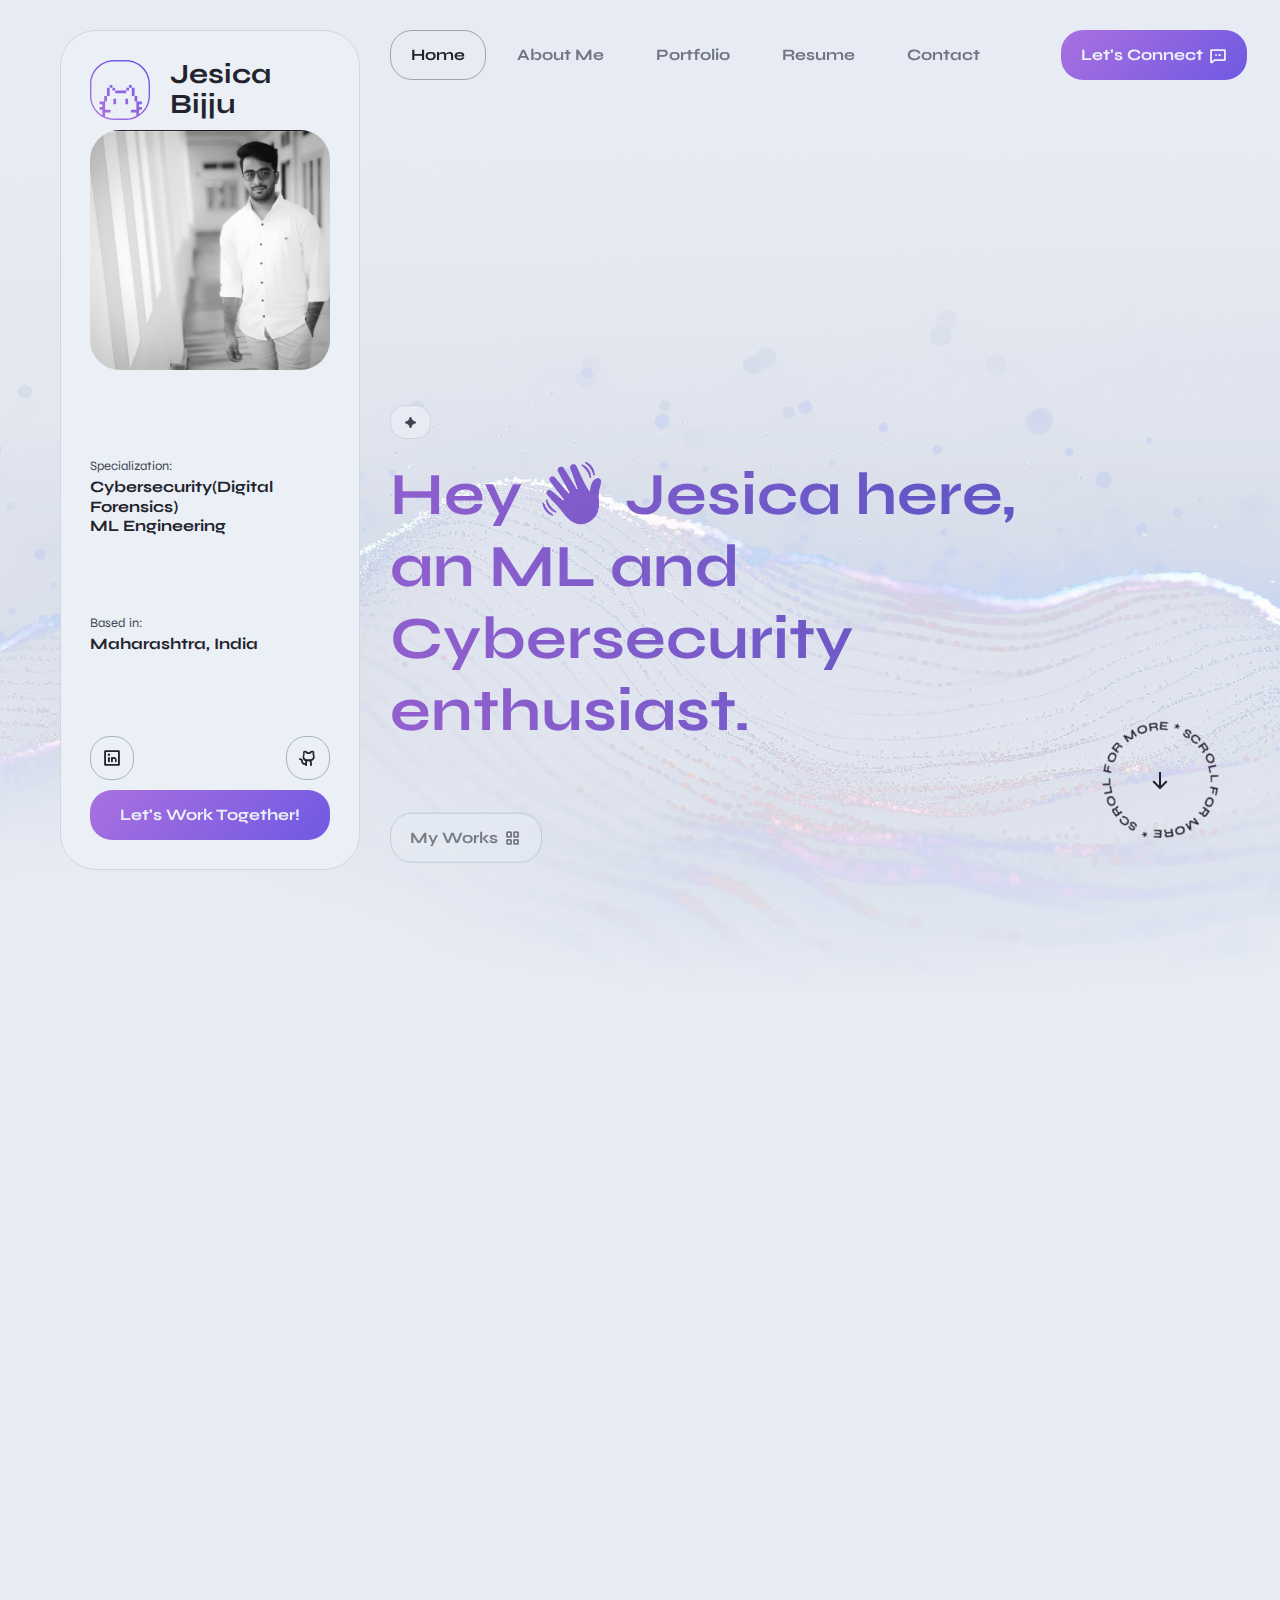
<file: Portfolio/simple/index.html>
<!DOCTYPE html>
<html lang="en">

<meta http-equiv="content-type" harset="UTF-8" />
<head>
    <!-- Page Title -->
    <title>Jesica.portfolio</title>

    <!-- Viewport Meta-->
    <meta http-equiv="X-UA-Compatible" content="IE=edge">
    <meta name="viewport" content="width=device-width, initial-scale=1, maximum-scale=1">

    <!-- Template Favicon & Icons Start -->
    <link rel="icon" href="img/favicon/favicon.ico" sizes="any">
    <link rel="icon" href="img/favicon/icon.svg" type="image/svg+xml">
    <link rel="apple-touch-icon" href="img/favicon/apple-touch-icon.png">
    <link rel="manifest" href="img/favicon/manifest.webmanifest">
    <!-- Template Favicon & Icons End -->

    <!-- Facebook Metadata Start -->
    <meta property="og:image:height" content="1200">
    <meta property="og:image:width" content="1200">
    <meta property="og:title" content="Jesica.portfolio">
    <meta property="og:description" content="Hi...I'm Jesica!">
    <meta property="og:url" content="https://mixdesign.club/themeforest/braxton">
    <meta property="og:image" content="img/favicon/og-image.html">
    <!-- Facebook Metadata End -->

    <!-- Template Styles Start -->
    <link rel="stylesheet" href="css/loaders/loader.css">
    <link rel="stylesheet" type="text/css" href="css/plugins.css">
    <link rel="stylesheet" type="text/css" href="css/main.css">
    <!-- Template Styles End -->

    <!-- Custom Browser Color Start -->
    <meta name="theme-color" media="(prefers-color-scheme: light)" content="#dcdce7">
    <meta name="theme-color" media="(prefers-color-scheme: dark)" content="#111111">
    <meta name="msapplication-navbutton-color" content="#111111">
    <meta name="apple-mobile-web-app-capable" content="yes">
    <meta name="apple-mobile-web-app-status-bar-style" content="black-translucent">
    <!-- Custom Browser Color End -->
  </head>

  <body>

    <!-- Loader Start -->
    <div id="loader" class="loader">
      <div id="loaderContent" class="loader__content">
        <div class="loader__shadow"></div>
        <div class="loader__box"></div>
      </div>
    </div>
    <!-- Loader End -->

    <!-- Header Start -->
    <header id="header" class="header d-flex justify-content-between">

      <!-- Navigation Menu Start -->
      <div class="header__navigation">
        <nav id="menu" class="menu">
          <ul class="menu__list d-flex justify-content-start">
            <li class="menu__item">
              <a class="menu__link btn" href="#home">
                <span class="menu__caption">Home</span>
                <i class="ph-bold ph-house-simple"></i>
              </a>
            </li>
            <li class="menu__item">
              <a class="menu__link btn" href="#about">
                <span class="menu__caption">About Me</span>
                <i class="ph-bold ph-user"></i>
              </a>
            </li>
            <li class="menu__item">
              <a class="menu__link btn" href="#portfolio">
                <span class="menu__caption">Portfolio</span>
                <i class="ph-bold ph-squares-four"></i>
              </a>
            </li>
            
            <li class="menu__item">
              <a class="menu__link btn" href="#resume">
                <span class="menu__caption">Resume</span>
                <i class="ph-bold ph-article"></i>
              </a>
            </li>
            <li class="menu__item">
              <a class="menu__link btn" href="#contact">
                <span class="menu__caption">Contact</span>
                <i class="ph-bold ph-envelope"></i>
              </a>
            </li>
          </ul>
        </nav>
      </div>
      <!-- Navigation Menu End -->

      <!-- Header Controls Start -->
      <div class="header__controls d-flex justify-content-end">
        <button id="color-switcher" class="color-switcher header__switcher btn" type="button" role="switch" aria-label="light/dark mode" aria-checked="true"></button>
        <a id="notify-trigger" class="header__trigger btn" href="mailto:jesicaabijju7@gmail.com?subject=Message%20from%20your%20site">
          <span class="trigger__caption">Let's Connect</span>
          <i class="ph-bold ph-chat-dots"></i>
        </a>
      </div>
      <!-- Header Controls End -->

    </header>
    <!-- Header End -->

    <!-- Image Background Layer Start -->
    <div id="imageBackground" class="image-background" data-speed="0.4"></div>
    <!-- Image Background Layer End -->

    <!-- Avatar Side Block Start -->
    <div id="avatar" class="avatar">
      <div class="avatar__container d-flex flex-column justify-content-lg-between">
        <!-- image and logo -->
        <div class="avatar__block">
          <div class="avatar__logo d-flex align-items-center">
            <div class="logo__image">
              <svg xmlns="http://www.w3.org/2000/svg" x="0px" y="0px"
                width="85px" height="85px" viewBox="0 0 85 85" 
                style="enable-background:new 0 0 85 85;" xml:space="preserve" class="gradient-fill">
                <style type="text/css">
                  .gradient-fill {
                    fill: url(#gradientFill);
                  }
                </style>
                <g>
                  <linearGradient id="gradientFill" gradientUnits="userSpaceOnUse" x1="9.9604" y1="75.0338" x2="75.0387" y2="9.9555">
                    <stop  offset="0" style="stop-color:var(--accent)"/>
                    <stop  offset="1" style="stop-color:var(--secondary)"/>
                  </linearGradient>
                  <path class="gradient-fill" d="M51,0H34C15.2,0,0,15.2,0,34v17c0,14.3,8.9,26.6,21.4,31.6c0,0,0,0,0,0l0,0C25.3,84.1,29.5,85,34,85h17
                    c6,0,11.7-1.6,16.6-4.3c0.1-0.1,0.2-0.1,0.3-0.2C78.1,74.6,85,63.6,85,51V34C85,15.2,69.8,0,51,0z M83,51c0,10.7-5.3,20.2-13.4,26
                    v-2.5v-3.9h3.9v-3.9h-3.9v-3.9h3.9v-3.9h-3.9H67v-3.9V51h-3.9v3.9v3.9h2.6v3.9v3.9v3.9h-3.9h-3.9v3.9h3.9h3.9v3.9v1
                    C61.3,81.7,56.3,83,51,83H34c-4.5,0-8.7-0.9-12.6-2.6v-2v-3.9h3.9h3.9v-3.9h-3.9h-3.9v-3.9v-3.9v-3.9H24v-3.9V51h-3.9v3.9v3.9h-2.6
                    h-3.9v3.9h3.9v3.9h-3.9v3.9h3.9v3.9v3.9C8.2,72.8,2,62.6,2,51V34C2,16.4,16.4,2,34,2h17c17.6,0,32,14.4,32,32V51z M50.1,54.9H54
                    v3.9v3.9h-3.9v-3.9V54.9z M33.1,54.9H37v3.9v3.9h-3.9v-3.9V54.9z M27.9,51H24v-3.9v-3.9v-3.9h3.9v3.9v3.9V51z M31.8,39.3h-3.9v-3.9
                    h3.9V39.3z M31.8,43.2v-3.9h3.9v3.9H31.8z M63.1,47.1V51h-3.9v-3.9v-3.9v-3.9h3.9v3.9V47.1z M35.7,47.1v-3.9h3.9h3.9h3.9h3.9v3.9
                    h-3.9h-3.9h-3.9H35.7z M59.2,39.3h-3.9v-3.9h3.9V39.3z M55.3,43.2h-3.9v-3.9h3.9V43.2z"/>
                </g>
              </svg>
            </div>
            <div class="logo__caption">
              <p>Jesica<br>Bijju</p>
            </div>
          </div>
          <div class="avatar__image">
            <img src="img/avatars/dp.jpg" alt="Sathwik - Personal Portfolio">
          </div>
        </div>
        <!-- data caption #1 -->
        <div class="avatar__block">
          <h6>
            <small class="top">Specialization:</small>
            Cybersecurity(Digital Forensics)<br>ML Engineering
          </h6>
        </div>
        <!-- data caption #2 -->
        <div class="avatar__block">
          <h6>
            <small class="top">Based in:</small>
            Maharashtra, India
          </h6>
        </div>
        <!-- socials and CTA button -->
        <div class="avatar__block">
          <div class="avatar__socials">
            <ul class="socials-square d-flex justify-content-between">
              <li class="socials-square__item">
                <a class="socials-square__link btn" href="https://www.linkedin.com/in/jesica-annie-bijju-689696269/" target="_blank"><i class="ph-bold ph-linkedin-logo"></i></a>
              </li>
              <li class="socials-square__item">
                <a class="socials-square__link btn" href="https://github.com/jesshush" target="_blank"><i class="ph-bold ph-github-logo"></i></a>
              </li>
              <!-- <li class="socials-square__item">
                <a class="socials-square__link btn" href="https://x.com/JesicaA__7" target="_blank"><i class="ph-bold ph-twitter-logo"></i></a>
              </li> -->
              <!--<li class="socials-square__item">
                <a class="socials-square__link btn" href="https://www.twitch.tv/" target="_blank"><i class="ph-bold ph-twitch-logo"></i></a>
              </li>
              <li class="socials-square__item">
                <a class="socials-square__link btn" href="https://www.pinterest.com/" target="_blank"><i class="ph-bold ph-pinterest-logo"></i></a>
              </li> -->
            </ul>
          </div>
          <div class="avatar__btnholder">
            <a class="btn btn-default btn-fullwidth btn-hover btn-hover-accent" href="#contact" target="_blank">
              <span class="btn-caption">Let's Work Together!</span>
            </a>
          </div>
        </div>
      </div>
    </div>
    <!-- Avatar Side Block End -->

    <!-- Page Content Start -->
    <div id="content" class="content">
      <div class="content__wrapper">

        <!-- Intro Section Start -->
        <section id="home" class="main intro">

          <!-- Headline Start -->
          <div id="headline" class="headline d-flex align-items-start flex-column" data-speed="1">
            <p class="headline__subtitle animate-headline">
              <svg xmlns="http://www.w3.org/2000/svg" x="0px" y="0px" width="13px" height="13px" viewBox="0 0 13 13" fill="currentColor">
                <path fill="currentColor" d="M5.6,12.6c-0.5-0.8-0.7-2.4-1.7-3.5c-1-1-2.7-1.2-3.5-1.7C-0.1,7-0.1,6,0.4,5.6c0.8-0.5,2.3-0.6,3.5-1.8
                  C5,2.8,5.1,1.2,5.6,0.4C6-0.1,7-0.1,7.4,0.4c0.5,0.8,0.7,2.4,1.8,3.5c1.2,1.2,2.6,1.2,3.5,1.7c0.6,0.4,0.6,1.4,0,1.7
                  C11.8,7.9,10.2,8,9.1,9.1c-1,1-1.2,2.7-1.7,3.5C7,13.1,6,13.1,5.6,12.6z"/>
              </svg>
            </p>
            <h1 class="headline__title animate-headline">Hey 👋 Jesica here, an ML and Cybersecurity enthusiast.</h1>
            <div class="headline__btnholder d-flex flex-column flex-sm-row">
              <a class="btn mobile-vertical btn-default btn-hover btn-hover-accent-mobile animate-headline" href="#portfolio">
                <span class="btn-caption">My Works</span>
                <i class="ph-bold ph-squares-four"></i>
              </a>
              <a class="btn mobile-vertical btn-default btn-hover btn-hover-outline-mobile animate-headline" href="" target="_blank">
                <span class="btn-caption">Download CV</span>
                <i class="ph-bold ph-download-simple"></i>
            </a>
            </div>
          </div>
          <!-- Headline End -->

          <!-- Scroll Button Start -->
          <div class="rotating-btn">
            <a href="#portfolio" class="rotating-btn__link slide-down">
              <!-- SVG rotating text -->
              <svg version="1.1" xmlns="http://www.w3.org/2000/svg" xmlns:xlink="http://www.w3.org/1999/xlink" x="0px" y="0px"
                viewBox="0 0 120 120" style="enable-background:new 0 0 120 120;" xml:space="preserve" 
                class="animate-rotation" data-value="360">
                <defs>
                  <path id="textPath" d="M110,59.5c0,27.6-22.4,50-50,50s-50-22.4-50-50s22.4-50,50-50S110,31.9,110,59.5z"/>
                </defs>
                <g>
                  <use xlink:href="#textPath" fill="none"></use>
                  <text>
                    <!-- button text here!!! -->
                    <textPath xlink:href="#textPath">Scroll for More * Scroll for More * </textPath>
                  </text>
                </g>
              </svg>
              <!-- arrow icon -->
              <i class="ph-bold ph-arrow-down"></i>
            </a>
          </div>
          <!-- Scroll Button End -->

        </section>
        <!-- Intro Section End -->

        <!-- Portfolio Section Start -->
        <section id="portfolio" class="inner inner-first portfolio">

          <!-- Content Block - H2 Section Title Start -->
          <div class="content__block section-grid-title">
            <p class="h2__subtitle animate-in-up">
              <svg xmlns="http://www.w3.org/2000/svg" x="0px" y="0px" width="13px" height="13px" viewBox="0 0 13 13" fill="currentColor">
                <path fill="currentColor" d="M5.6,12.6c-0.5-0.8-0.7-2.4-1.7-3.5c-1-1-2.7-1.2-3.5-1.7C-0.1,7-0.1,6,0.4,5.6c0.8-0.5,2.3-0.6,3.5-1.8
                  C5,2.8,5.1,1.2,5.6,0.4C6-0.1,7-0.1,7.4,0.4c0.5,0.8,0.7,2.4,1.8,3.5c1.2,1.2,2.6,1.2,3.5,1.7c0.6,0.4,0.6,1.4,0,1.7
                  C11.8,7.9,10.2,8,9.1,9.1c-1,1-1.2,2.7-1.7,3.5C7,13.1,6,13.1,5.6,12.6z"/>
              </svg>
              <span>Portfolio</span>
            </p>
            <h2 class="h2__title animate-in-up">Check out my featured projects</h2>
          </div>
          <!-- Content Block - H2 Section Title End -->

          <!-- Content Block - Works Gallery Start -->
          <div class="content__block grid-block">
            <div class="container-fluid px-0 inner__gallery">
              <div class="row gx-0 my-gallery" itemscope itemtype="http://schema.org/ImageGallery">
    
                <!-- Works Gallery Single Item Start -->
                <figure class="col-12 col-md-6 gallery__item grid-item animate-card-2" itemprop="associatedMedia" itemscope itemtype="http://schema.org/ImageObject">
                  <a href="img/works/jarvis_portfolio.jpg" data-image="img/works/jarvis_portfolio.jpg" class="gallery__link" itemprop="contentUrl" data-size="1400x1400">
                      <img src="img/works/jarvis_portfolio.jpg" class="gallery__image" itemprop="thumbnail" alt="Image description">
                  </a>
                  <figcaption class="gallery__descr" itemprop="caption description">
                      <h5>Anomaly behavior in 2 wheeler vehicles</h5>
                      <div class="card__tags d-flex flex-wrap">
                          <a href="https://jarvis-sand.vercel.app" target="_blank" class="rounded-tag opposite">Live-Demo</a>
                      </div>
                      <p class="small">LSTM and GRU models for obtaining the abnormal behavior in vehicles based on time series.</p>
                  </figcaption>
              </figure>
              
                <!-- Works Gallery Single Item End -->
    
                <!-- Works Gallery Single Item Start -->
                <figure class="col-12 col-md-6 gallery__item grid-item animate-card-2" itemprop="associatedMedia" itemscope itemtype="http://schema.org/ImageObject">
                  <a href="img/works/robotic_arm.jpg" data-image="img/works/robotic_arm.jpg" class="gallery__link" itemprop="contentUrl" data-size="1400x1400">
                    <img src="img/works/robotic_arm.jpg" class="gallery__image" itemprop="thumbnail" alt="Image description">
                  </a>
                  <figcaption class="gallery__descr opposite" itemprop="caption description">
                    <h5 class="opposite">AI Robotic ARM</h5>
                    <div class="card__tags d-flex flex-wrap">
                      <a href="https://github.com/Wickypolineni/AI-Robotic-Arm" target="_blank" class="rounded-tag">Github</a>
                    </div>
                    <p class="small">AI based Robotic ARM for disabled persons.</p>
                  </figcaption>
                </figure>
                <!-- Works Gallery Single Item End -->
    
                <!-- Works Gallery Single Item Start -->
                <figure class="col-12 col-md-6 gallery__item grid-item animate-card-2" itemprop="associatedMedia" itemscope itemtype="http://schema.org/ImageObject">
                  <a href="img/works/drone.jpg" data-image="img/works/drone.jpg" class="gallery__link" itemprop="contentUrl" data-size="1400x1400">
                    <img src="img/works/drone.jpg" class="gallery__image" itemprop="thumbnail" alt="Image description">
                  </a>
                  <figcaption class="gallery__descr opposite" itemprop="caption description">
                    <h5 class="opposite">Fire Detector - Drone</h5>
                    <div class="card__tags d-flex flex-wrap">
                      <a href="https://github.com/Wickypolineni/NASA_SPACE_APPS" target="_blank" class="rounded-tag">Github</a>
                      <span class="rounded-tag">AI based drone</span>
                    </div>
                    <p class="small">A Nasa Space Apps Hackathon Project, It's an AI based Drone that can detect fire and ceases it out and also track the real time fire through website that uses NASA's API from a Satellite for detecting fire.</p>
                  </figcaption>
                </figure>
                <!-- Works Gallery Single Item End -->
    
                <!-- Works Gallery Single Item Start -->
                <figure class="col-12 col-md-6 gallery__item grid-item animate-card-2" itemprop="associatedMedia" itemscope itemtype="http://schema.org/ImageObject">
    <a href="img/works/1400x1400_w04.webp" data-image="img/works/800_w04-thumb.webp" class="gallery__link" itemprop="contentUrl" data-size="1400x1400">
        <img src="img/works/800_w04-thumb.webp" class="gallery__image" itemprop="thumbnail" alt="Image description">
    </a>
    <figcaption class="gallery__descr" itemprop="caption description">
        <h5>AI Tutor</h5>
        <div class="card__tags d-flex flex-wrap">
            <a href="https://github.com/Wickypolineni/PDF_AI" target="_blank" class="rounded-tag opposite">Github</a>
            <span class="rounded-tag opposite">AI Experiment - RAG</span>
        </div>
        <p class="small">AI based tutor that takes your pdf's and other documents to guide you while studying, developed using Streamlit, GPT API, RAG.</p>
    </figcaption>
</figure>

                <!-- Works Gallery Single Item End -->
    
              </div>
            </div>
          </div>
          <!-- Content Block - Works Gallery End -->

        </section>
        <!-- Portfolio Section End -->

        <!-- About Section Start -->
        <section id="about" class="inner about">

          <!-- Content Block - H2 Section Title Start -->
          <div class="content__block section-grid-title">
            <p class="h2__subtitle animate-in-up">
              <svg xmlns="http://www.w3.org/2000/svg" x="0px" y="0px" width="13px" height="13px" viewBox="0 0 13 13" fill="currentColor">
                <path fill="currentColor" d="M5.6,12.6c-0.5-0.8-0.7-2.4-1.7-3.5c-1-1-2.7-1.2-3.5-1.7C-0.1,7-0.1,6,0.4,5.6c0.8-0.5,2.3-0.6,3.5-1.8
                  C5,2.8,5.1,1.2,5.6,0.4C6-0.1,7-0.1,7.4,0.4c0.5,0.8,0.7,2.4,1.8,3.5c1.2,1.2,2.6,1.2,3.5,1.7c0.6,0.4,0.6,1.4,0,1.7
                  C11.8,7.9,10.2,8,9.1,9.1c-1,1-1.2,2.7-1.7,3.5C7,13.1,6,13.1,5.6,12.6z"/>
              </svg>
              <span>About Me</span>
            </p>
            <h2 class="h2__title animate-in-up">Turning complex problems into simple designs.<br>Life is Short So, I mostly use Python🐍</br></h2>
          </div>
          <!-- Content Block - H2 Section Title End -->

          <!-- Content Block - Achievements Start -->
          <div class="content__block grid-block">
            <div class="achievements d-flex flex-column flex-md-row align-items-md-stretch">
              <!-- achievements single item -->
              <div class="achievements__item d-flex flex-column grid-item animate-card-3">
                <div class="achievements__card">
                  <p class="achievements__number">10+</p>
                  <p class="achievements__descr">Happy clients Through my Freelancing</p>
                </div>
              </div>
              <!-- achievements single item -->
              <div class="achievements__item d-flex flex-column grid-item animate-card-3">
                <div class="achievements__card">
                  <p class="achievements__number">2+</p>
                  <p class="achievements__descr">Years of Coding</p>
                </div>
              </div>
              <!-- achievements single item -->
              <div class="achievements__item d-flex flex-column grid-item animate-card-3">
                <div class="achievements__card">
                  <p class="achievements__number">30+</p>
                  <p class="achievements__descr">Projects done</p>
                </div>
              </div>
            </div>
          </div>
          <!-- Content Block - Achievements End -->

          <!-- Content Block - About Me Data Start -->
          <div class="content__block grid-block block-large">
            <div class="container-fluid p-0">
              <div class="row g-0 justify-content-between">
                
                <!-- About Me Description Start -->
                <div class="col-12 col-xl-8 grid-item about-descr">
                  <p class="about-descr__text animate-in-up">
                    Guess I'm <a href="#0" class="text-link">🦇-Man</a> coz I'm great working(coding) at Night 🌙,
                    I wonder if I've been changed in the night? Let me think. Was I the same when I got up this morning? 
                    I almost think I can remember feeling a little different. 
                    But if I'm not the same, the next question 
                    is 'Who in the world am I?' Ah, that's the great puzzle!
                  </p>
                  <p class="about-descr__text animate-in-up">
                    Reach me out only if your a tech nerd or an employee 😅.
                  </p>
                  <div class="btn-group about-descr__btnholder animate-in-up">
                    <a class="btn mobile-vertical btn-default btn-hover btn-hover-accent" href="https://drive.google.com/file/d/1zLbG4u-ggEiQs6mSra87Ky2LgiIHZIs0/view?usp=sharing">
                      <span class="btn-caption">Download CV</span>
                      <i class="ph-bold ph-download-simple"></i>
                    </a>
                  </div>
                </div>
                <!-- About Me Description End -->
      
                <!-- About Me Information Start -->
                <div class="col-12 col-xl-4 grid-item about-info">
                  <div class="about-info__item animate-in-up">
                    <h6>
                      <small class="top">Name</small>
                      Sathwik Polineni
                    </h6>
                  </div>
                  <div class="about-info__item animate-in-up">
                    <h6>
                      <small class="top">Phone</small>
                      <a class="text-link-bold" href="tel:+91 6303667236">+91 6303667236</a>
                    </h6>
                  </div>
                  <div class="about-info__item animate-in-up">
                    <h6>
                      <small class="top">Email</small>
                      <a class="text-link-bold" href="mailto:sathwikpolineni@gmail.com?subject=Message%20from%20your%20site">sathwikpolineni@gmail.com</a>
                    </h6>
                  </div>
                  <div class="about-info__item animate-in-up">
                    <h6>
                      <small class="top">Location</small>
                      <a class="text-link-bold" href="https://maps.app.goo.gl/gSh2qPQqbz6xV5SYA" target="_blank">Andhra Pradesh, India</a>
                    </h6>
                  </div>
                </div>
                <!-- About Me Information End -->
      
              </div>
            </div>
          </div>
          <!-- Content Block - About Me Data End -->

          <!-- Content Block - Services Start -->
          <div class="content__block grid-block">
            <div class="container-fluid p-0">
              <div class="row g-0 align-items-stretch cards">
                <!-- services cards grid single item -->
                <div class="col-12 col-md-6 cards__item grid-item animate-card-2">
                  <div class="cards__card d-flex flex-column">
                    <div class="cards__descr">
                      <h4 class="cards__title animate-in-up">MERN Stack 🌐<br>& Cloud Computing ☁️</h4>
                      <div class="cards__tags d-flex flex-wrap animate-in-up">
                        <span class="rounded-tag tag-outline">AI Integration</span>
                        <span class="rounded-tag tag-outline">AWS / GCP</span>
                      </div>
                      <p class="small cards__text animate-in-up">I design and develop cutting-edge MERN Stack applications that seamlessly integrate artificial intelligence, pushing the boundaries of technology and innovation..</p>
                    </div>
                    <div class="cards__image d-flex animate-in-up">
                      <img src="img/services/1200x900_s01.webp" alt="Service/Feature Image">
                    </div>
                  </div>
                </div>
                <!-- services grid cards single item -->
                <div class="col-12 col-md-6 cards__item grid-item animate-card-2">
                  <div class="cards__card d-flex flex-column">
                    <div class="cards__descr">
                      <h4 class="cards__title animate-in-up">AI art and AI Development 🤖</h4>
                      <div class="cards__tags d-flex flex-wrap animate-in-up">
                        <span class="rounded-tag tag-outline">Data Science</span>
                        <span class="rounded-tag tag-outline">AI Experiments</span>
                      </div>
                      <p class="small cards__text animate-in-up">I leverage AI models like DALL-E and Midjourney to create bespoke art and develop innovative computer vision projects, driving creative and technological excellence..
                      </p>
                    </div>
                    <div class="cards__image d-flex animate-in-up">
                      <img src="img/services/1200x900_s02.webp" alt="Service/Feature Image">
                    </div>
                  </div>
                </div>
                <!-- services grid cards single item -->
                <div class="col-12 col-md-6 cards__item grid-item animate-card-2">
                  <div class="cards__card d-flex flex-column">
                    <div class="cards__descr">
                      <h4 class="cards__title animate-in-up">Innovation and Probelm Solving 💡</h4>
                      <div class="cards__tags d-flex flex-wrap animate-in-up">
                        <span class="rounded-tag tag-outline">Data Structures and Algorithms</span>
                        <span class="rounded-tag tag-outline">Application Development</span>
                      </div>
                      <p class="small cards__text animate-in-up">I love to be a good probelm solver and a Innovative thinker, I always like to brainstrom Ideas and implement them for a greater good of man-kind.
                      </p>
                    </div>
                    <div class="cards__image d-flex">
                      <img src="img/services/1200x900_s03.webp" alt="Service/Feature Image">
                    </div>
                  </div>
                </div>
                <!-- services grid cards single item -->
                <div class="col-12 col-md-6 cards__item grid-item animate-card-2">
                  <div class="cards__card d-flex flex-column">
                    <div class="cards__descr">
                      <h4 class="cards__title animate-in-up">Social<br>Service 🕊️</h4>
                      <div class="cards__tags d-flex flex-wrap animate-in-up">
                        <span class="rounded-tag tag-outline">LEO Club</span>
                      </div>
                      <p class="small cards__text animate-in-up">As Project Chairman and former Vice Secretary of LEO Club Aditya 316-B, I lead initiatives that make a positive impact on lives, fulfilling LEO's mission to serve.
                      </p>
                    </div>
                    <div class="cards__image d-flex animate-in-up">
                      <img src="img/services/leo_club.png" alt="Service/Feature Image">
                    </div>
                  </div>
                </div>
                <div class="col-12 col-md-6 cards__item grid-item animate-card-2">
                  <div class="cards__card d-flex flex-column">
                    <div class="cards__descr">
                      <h4 class="cards__title animate-in-up">Life is Short, I use Python🐍</h4>
                      <div class="cards__tags d-flex flex-wrap animate-in-up">
                        <span class="rounded-tag tag-outline">DSA</span>
                        <span class="rounded-tag tag-outline">ML & DS</span>
                      </div>
                      <p class="small cards__text animate-in-up">Let the Python🐍 build things for greater good.
                      </p>
                    </div>
                    <div class="cards__image d-flex">
                      <img src="img/services/lsp.jpg" alt="Service/Feature Image">
                    </div>
                  </div>
                </div>
    
              </div>
            </div>
          </div>
          <!-- Content Block - Services End -->

        </section>
        <!-- About Section End -->

        <!-- Resume Section Start -->
        <section id="resume" class="inner resume">

          <!-- Content Block - H2 Section Title Start -->
          <div class="content__block block-large">
            <p class="h2__subtitle animate-in-up">
              <svg xmlns="http://www.w3.org/2000/svg" x="0px" y="0px" width="13px" height="13px" viewBox="0 0 13 13" fill="currentColor">
                <path fill="currentColor" d="M5.6,12.6c-0.5-0.8-0.7-2.4-1.7-3.5c-1-1-2.7-1.2-3.5-1.7C-0.1,7-0.1,6,0.4,5.6c0.8-0.5,2.3-0.6,3.5-1.8
                  C5,2.8,5.1,1.2,5.6,0.4C6-0.1,7-0.1,7.4,0.4c0.5,0.8,0.7,2.4,1.8,3.5c1.2,1.2,2.6,1.2,3.5,1.7c0.6,0.4,0.6,1.4,0,1.7
                  C11.8,7.9,10.2,8,9.1,9.1c-1,1-1.2,2.7-1.7,3.5C7,13.1,6,13.1,5.6,12.6z"/>
              </svg>
              <span>Resume</span>
            </p>
            <h2 class="h2__title animate-in-up">Education and practical experience</h2>
            <p class="h2__text animate-in-up">
              Authenticity is the greatest virtue in leadership, for it is the foundation upon which trust, respect, and wisdom are built.
            </p>
          </div>
          <!-- Content Block - H2 Section Title End -->

          <!-- Content Block - Education Start -->
          <div class="content__block block-large">

            <!-- H3 Block Start -->
            <div class="section-h3">
              <h3 class="h3__title animate-in-up">My education</h3>
            </div>
            <!-- H3 Block End -->

            <!-- Education Lines Start -->
            <div class="container-fluid p-0 resume-lines">
              <!-- education single item -->
              <div class="row g-0 resume-lines__item animate-in-up">
                <div class="col-12 col-md-2">
                  <span class="resume-lines__date animate-in-up">Life Long</span>
                </div>
                <div class="col-12 col-md-5">
                  <h5 class="resume-lines__title animate-in-up">MERN Stack, AI, Cloud & other Inter Personal Skills</h5>
                  <p class="resume-lines__source animate-in-up">by
                    <a href="#0" class="text-link-bold" target="_blank">Self Learning, I believe one has the capability to learn what they love, the only ingredients you need are consistency, discipline and concentration
                      <br>"As a Man Thinketh so is He"</br>
                    </a>
                  </p>
                </div>
                <div class="col-12 col-md-5">
                  <p class="small resume-lines__descr animate-in-up">Research, Design, and Implement what I have learnt.</p>
                </div>
              </div>
              <!-- education single item -->
              <div class="row g-0 resume-lines__item animate-in-up">
                <div class="col-12 col-md-2">
                  <span class="resume-lines__date animate-in-up">2021 - 2025</span>
                </div>
                <div class="col-12 col-md-5">
                  <h5 class="resume-lines__title animate-in-up">B.Tech (ECE)</h5>
                  <p class="resume-lines__source animate-in-up">From
                    <a href="#0" class="text-link-bold" target="_blank">Aditya University formerly Aditya Engineering College</a>
                  </p>
                </div>
                <div class="col-12 col-md-5">
                  <p class="small resume-lines__descr animate-in-up">Learnt the fundamental principles of Electronics & Communication Engineering, from circuits to IoT, AI, & Robotics.</p>
                </div>
              </div>
            <!-- Education Lines End -->

          </div>
          <!-- Content Block - Education End -->

          <!-- Content Block - Experience Start -->
          <div class="content__block block-large">

            <!-- H3 Block Start -->
            <div class="section-h3">
              <h3 class="h3__title animate-in-up">Work experience</h3>
            </div>
            <!-- H3 Block End -->

            <!-- Experience Lines Start -->
            <div class="container-fluid p-0 resume-lines">
              <!-- experience single item -->
              <div class="row g-0 resume-lines__item animate-in-up">
                <div class="col-12 col-md-2">
                  <span class="resume-lines__date animate-in-up">2024 - Present</span>
                </div>
                <div class="col-12 col-md-5">
                  <h5 class="resume-lines__title animate-in-up">Data Science Intern</h5>
                  <p class="resume-lines__source animate-in-up">at
                    <a href="https://vhub.ai" class="text-link-bold" target="_blank">Vhub</a>
                  </p>
                </div>
                <div class="col-12 col-md-5">
                  <p class="small resume-lines__descr animate-in-up">I'm working as a Data Science Intern at Vhub, I'm building an AI based SaaS platform for the organization.</p>
                </div>
              </div>
              <!-- experience single item -->
              <div class="row g-0 resume-lines__item animate-in-up">
                <div class="col-12 col-md-2">
                  <span class="resume-lines__date animate-in-up">2023 - 2023</span>
                </div>
                <div class="col-12 col-md-5">
                  <h5 class="resume-lines__title animate-in-up">Python Developer Intern</h5>
                  <p class="resume-lines__source animate-in-up">at
                    <a href="https://technicalhub.io" class="text-link-bold" target="_blank">Technical Hub</a>
                  </p>
                </div>
                <div class="col-12 col-md-5">
                  <p class="small resume-lines__descr animate-in-up">My job was to create adverts, branding, signage and other media products.</p>
                </div>
              </div>
            <!-- Experience Lines End -->

          </div>
          <!-- Content Block - Experience End -->

          <!-- Content Block - H3 Block Start -->
          <div class="content__block">
            <div class="section-h3 section-h3-grid">
              <h3 class="h3__title animate-in-up">My Distinguished Skills</h3>
            </div>
          </div>
          <!-- Content Block - H3 Block End -->

          <!-- Content Block - Tools List Start -->
          <div class="content__block grid-block block-large">
            <!-- Tools List Start -->
            <div class="tools-cards d-flex justify-content-start flex-wrap">
              <!-- tools simgle item -->
              <div class="tools-cards__item d-flex grid-item-s animate-card-5">
                <div class="tools-cards__card">
                  <img class="tools-cards__icon animate-in-up" src="img/icons/python-logo.png" alt="Tools Icon">
                  <h6 class="tools-cards__caption animate-in-up">Python</h6>
                </div>
              </div>
              <!-- tools simgle item -->
              <div class="tools-cards__item d-flex grid-item-s animate-card-5">
                <div class="tools-cards__card">
                  <img class="tools-cards__icon animate-in-up" src="img/icons/js-logo.png" alt="Tools Icon">
                  <h6 class="tools-cards__caption animate-in-up">Javascript</h6>
                </div>
              </div>
              <!-- tools simgle item -->
              <div class="tools-cards__item d-flex grid-item-s animate-card-5">
                <div class="tools-cards__card">
                  <img class="tools-cards__icon animate-in-up" src="img/icons/mern.png" alt="Tools Icon">
                  <h6 class="tools-cards__caption animate-in-up">Mern Stack</h6>
                </div>
              </div>
              <!-- tools simgle item -->
              <div class="tools-cards__item d-flex grid-item-s animate-card-5">
                <div class="tools-cards__card">
                  <img class="tools-cards__icon animate-in-up" src="img/icons/data-science.png" alt="Tools Icon">
                  <h6 class="tools-cards__caption animate-in-up">Data Science</h6>
                </div>
              </div>
              <!-- tools simgle item -->
              <div class="tools-cards__item d-flex grid-item-s animate-card-5">
                <div class="tools-cards__card">
                  <img class="tools-cards__icon animate-in-up" src="img/icons/aws.png" alt="Tools Icon">
                  <h6 class="tools-cards__caption animate-in-up">Amazon Web Services</h6>
                </div>
              </div>
              <!-- tools simgle item -->
              <div class="tools-cards__item d-flex grid-item-s animate-card-5">
                <div class="tools-cards__card">
                  <img class="tools-cards__icon animate-in-up" src="img/icons/ps.png" alt="Tools Icon">
                  <h6 class="tools-cards__caption animate-in-up">Problem Solving Using DSA</h6>
                </div>
              <!-- <div class="tools-cards__item d-flex grid-item-s animate-card-5">
                <div class="tools-cards__card">
                  <img class="tools-cards__icon animate-in-up" src="img/icons/icon-html.svg" alt="Tools Icon">
                  <h6 class="tools-cards__caption animate-in-up">HTML5</h6>
                </div>
              </div>
              tools simgle item
              <div class="tools-cards__item d-flex grid-item-s animate-card-5">
                <div class="tools-cards__card">
                  <img class="tools-cards__icon animate-in-up" src="img/icons/icon-css.svg" alt="Tools Icon">
                  <h6 class="tools-cards__caption animate-in-up">CSS3</h6>
                </div>
              </div>
              tools simgle item
              <div class="tools-cards__item d-flex grid-item-s animate-card-5">
                <div class="tools-cards__card">
                  <img class="tools-cards__icon animate-in-up" src="img/icons/icon-notion.svg" alt="Tools Icon">
                  <h6 class="tools-cards__caption animate-in-up">Notion</h6>
                </div> -->
              </div>
            </div>
            <!-- Tools List End -->
          </div>
          <!-- Content Block - Tools List End -->

          <!--
          <div class="content__block section-title">
            <p class="h2__subtitle animate-in-up">
              <svg xmlns="http://www.w3.org/2000/svg" x="0px" y="0px" width="13px" height="13px" viewBox="0 0 13 13" fill="currentColor">
                <path fill="currentColor" d="M5.6,12.6c-0.5-0.8-0.7-2.4-1.7-3.5c-1-1-2.7-1.2-3.5-1.7C-0.1,7-0.1,6,0.4,5.6c0.8-0.5,2.3-0.6,3.5-1.8
                  C5,2.8,5.1,1.2,5.6,0.4C6-0.1,7-0.1,7.4,0.4c0.5,0.8,0.7,2.4,1.8,3.5c1.2,1.2,2.6,1.2,3.5,1.7c0.6,0.4,0.6,1.4,0,1.7
                  C11.8,7.9,10.2,8,9.1,9.1c-1,1-1.2,2.7-1.7,3.5C7,13.1,6,13.1,5.6,12.6z"/>
              </svg>
              <span>Testimonials</span>
            </p>
            <h2 class="h2__title animate-in-up">Clients say about me</h2>
          </div>
           Content Block - H2 Block End

          <div class="content__block">

             Testimonials Slider Start 
            <div class="testimonials-slider">
               slider main container 
              <div class="swiper-testimonials">
                 additional required wrapper 
                <div class="swiper-wrapper">
                   slides 
                  <div class="swiper-slide">
                    <div class="testimonials-card animate-in-up">
                      <div class="testimonials-card__tauthor d-flex animate-in-up">
                        <div class="tauthor__avatar">
                          <img src="img/avatars/400x400_t01.webp" alt="Review Author">
                        </div>
                        <div class="tauthor__info d-flex flex-column justify-content-center">
                          <p class="tauthor__name">Alex Tomato</p>
                          <p class="tauthor__position">Brand Manager in 
                            <a href="#0" class="text-link-bold" target="_blank">Instant Design</a>
                          </p>
                          <div class="tauthor__rating d-flex">
                            <i class="ph-fill ph-star"></i>
                            <i class="ph-fill ph-star"></i>
                            <i class="ph-fill ph-star"></i>
                            <i class="ph-fill ph-star"></i>
                            <i class="ph-fill ph-star"></i>
                          </div>
                        </div>
                      </div>
                      <div class="testimonials-card__descr animate-in-up">
                        <p>Lorem ipsum dolor sit amet, consectetuer adipiscing elit, sed diam nonummy nibh euismod tincidunt ut 
                          laoreet dolore magna aliquam erat volutpat. Ut wisi enim ad minim veniam, quis nostrud. Dolore magna aliquam.</p>
                      </div>
                      <div class="testimonials-card__btnholder animate-in-up">
                        <a class="btn mobile-vertical btn-line btn-transparent slide-right" href="#0">
                          <span class="btn-caption">Project Page</span>
                          <i class="ph-bold ph-arrow-right"></i>
                        </a>
                      </div>
                    </div>
                  </div>
                  <div class="swiper-slide">
                    <div class="testimonials-card  animate-in-up">
                      <div class="testimonials-card__tauthor d-flex  animate-in-up">
                        <div class="tauthor__avatar">
                          <img src="img/avatars/400x400_t02.webp" alt="Review Author">
                        </div>
                        <div class="tauthor__info d-flex flex-column justify-content-center">
                          <p class="tauthor__name">Jenny Pineapple</p>
                          <p class="tauthor__position">SEO in 
                            <a href="#0" class="text-link-bold" target="_blank">Creative People</a>
                          </p>
                          <div class="tauthor__rating d-flex">
                            <i class="ph-fill ph-star"></i>
                            <i class="ph-fill ph-star"></i>
                            <i class="ph-fill ph-star"></i>
                            <i class="ph-fill ph-star"></i>
                            <i class="ph-fill ph-star"></i>
                          </div>
                        </div>
                      </div>
                      <div class="testimonials-card__descr animate-in-up">
                        <p>Lorem ipsum dolor sit amet, consectetuer adipiscing elit, sed diam nonummy nibh euismod tincidunt ut 
                          laoreet dolore magna aliquam erat volutpat. Ut wisi enim ad minim veniam, quis nostrud. Dolore magna aliquam.</p>
                      </div>
                      <div class="testimonials-card__btnholder animate-in-up">
                        <a class="btn mobile-vertical btn-line btn-transparent slide-right" href="#0">
                          <span class="btn-caption">Project Page</span>
                          <i class="ph-bold ph-arrow-right"></i>
                        </a>
                      </div>
                    </div>
                  </div>
                </div>
                 navigation buttons
                <div class="swiper-button-prev mxd-slider-btn-square mxd-slider-btn-square-prev animate-in-up">
                  <a class="btn btn-square btn-square-s btn-outline slide-left" href="#0">
                    <i class="ph-bold ph-caret-left"></i>
                  </a>
                </div>
                <div class="swiper-button-next mxd-slider-btn-square mxd-slider-btn-square-next animate-in-up">
                  <a class="btn btn-square btn-square-s btn-outline slide-right" href="#0">
                    <i class="ph-bold ph-caret-right"></i>
                  </a>
                </div>
              </div>
            </div>
            Testimonials Slider End

          </div> -->
          <!-- Content Block - Testimonials Slider End -->

        </section>
        <!-- Resume Section End -->

        <!-- Contact Section Start -->
        <section id="contact" class="inner contact">

          <!-- Content Block - H2 Section Title Start -->
          <div class="content__block section-title">
            <p class="h2__subtitle  animate-in-up">
              <svg xmlns="http://www.w3.org/2000/svg" x="0px" y="0px" width="13px" height="13px" viewBox="0 0 13 13" fill="currentColor">
                <path fill="currentColor" d="M5.6,12.6c-0.5-0.8-0.7-2.4-1.7-3.5c-1-1-2.7-1.2-3.5-1.7C-0.1,7-0.1,6,0.4,5.6c0.8-0.5,2.3-0.6,3.5-1.8
                  C5,2.8,5.1,1.2,5.6,0.4C6-0.1,7-0.1,7.4,0.4c0.5,0.8,0.7,2.4,1.8,3.5c1.2,1.2,2.6,1.2,3.5,1.7c0.6,0.4,0.6,1.4,0,1.7
                  C11.8,7.9,10.2,8,9.1,9.1c-1,1-1.2,2.7-1.7,3.5C7,13.1,6,13.1,5.6,12.6z"/>
              </svg>
              <span>Contact</span>
            </p>
            <h2 class="h2__title  animate-in-up">Let's make something awesome together!</h2>
          </div>
          <!-- Content Block - H2 Section Title End -->

          <!-- Content Block - Contact Form Start -->
          <div class="content__block grid-block block-grid-large">
            <div class="form-container">

              <!-- Reply Messages Start -->
              <div class="form__reply centered text-center">
                <i class="ph-bold ph-smiley reply__icon"></i>
                <p class="reply__title">Done!</p>
                <span class="reply__text">Thanks for your message. I'll get back as soon as possible.</span>
              </div> 
              <!-- Reply Messages End -->

              <!-- Contact Form Start -->
              <form class="form contact-form" id="contact-form">
                <!-- Hidden Required Fields -->
                <input type="hidden" name="project_name" value="Starter Template">
                <input type="hidden" name="admin_email" value="support@mixdesign.club">
                <input type="hidden" name="form_subject" value="Contact Form Message">
                <!-- END Hidden Required Fields-->
                <div class="container-fluid p-0">
                  <div class="row gx-0">
                    <div class="col-12 col-md-6 form__item animate-in-up">
                      <input type="text" name="Name" placeholder="Your Name*" required>
                    </div>
                    <div class="col-12 col-md-6 form__item animate-in-up">
                      <input type="text" name="Company" placeholder="Company Name">
                    </div>
                    <div class="col-12 col-md-6 form__item animate-in-up">
                      <input type="email" name="E-mail" placeholder="Email Adress*" required>
                    </div>
                    <div class="col-12 col-md-6 form__item animate-in-up">
                      <input type="tel" name="Phone" placeholder="Phone Number*" required>
                    </div>
                    <div class="col-12 form__item animate-in-up">
                      <textarea name="Message" placeholder="A Few Words*" required></textarea>
                    </div>
                    <div class="col-12 form__item animate-in-up">
                      <button class="btn btn-default btn-hover btn-hover-accent" type="submit">
                        <span class="btn-caption">Send Message</span>
                        <i class="ph-bold ph-paper-plane-tilt"></i>
                      </button>
                    </div>
                  </div>
                </div>
              </form>
              <!-- Contact Form End -->

            </div>
          </div>
          <!-- Content Block - Contact Form End-->

          <!-- Content Block - Socials Cards Start -->
          <div class="content__block grid-block">
            <div class="socials-cards d-flex justify-content-start flex-wrap">
              <!-- socials item -->
              <div class="socials-cards__item d-flex grid-item-s animate-card-5">
                <div class="socials-cards__card">
                  <i class="ph-bold ph-linkedin-logo"></i>
                  <a class="socials-cards__link" href="https://www.linkedin.com/in/sathwik-polineni/" target="_blank"></a>
                </div>
              </div>
              <!-- socials item -->
              <div class="socials-cards__item d-flex grid-item-s animate-card-5">
                <div class="socials-cards__card">
                  <i class="ph-bold ph-github-logo"></i>
                  <a class="socials-cards__link" href="https://github.com/Wickypolineni" target="_blank"></a>
                </div>
              </div>
            </div>
          <!-- Content Block - Socials Cards End -->

          <!-- Content Block - Teaser Start -->
          <div class="content__block">
            <div class="teaser">
              <p class="teaser__text animate-in-up">Want to know more about me, tell me 
                about your project or just to say hello? 
                <a class="text-link-bold" href="sathwikpolineni@gmail.com?subject=Message%20from%20your%20site">Drop me a line</a> 
                and I'll get back 
                as soon as possible.
              </p>
            </div>
          </div>
          <!-- Content Block - Teaser End -->

          <!-- Content Block - Contact Data Start -->
          <div class="content__block">
            <div class="container-fluid p-0 contact-lines animate-in-up">
              <div class="row g-0 contact-lines__item">
                <!-- data item -->
                <div class="col-12 col-md-4 contact-lines__data">
                  <p class="contact-lines__title animate-in-up">Location</p>
                  <p class="contact-lines__text animate-in-up">
                    <a class="text-link-bold" href="https://maps.app.goo.gl/gSh2qPQqbz6xV5SYA" target="_blank">Andhra Pradesh, India</a>
                  </p>
                </div>
                <!-- data item -->
                <div class="col-12 col-md-4 contact-lines__data">
                  <p class="contact-lines__title animate-in-up">Phone</p>
                  <p class="contact-lines__text animate-in-up">
                    <a class="text-link-bold" href="tel:+91 6303667236">+91 6303667236</a>
                  </p>
                </div>
                <!-- data item -->
                <div class="col-12 col-md-4 contact-lines__data">
                  <p class="contact-lines__title animate-in-up">Email</p>
                  <p class="contact-lines__text animate-in-up">
                    <a class="text-link-bold" href="mailto:sathwikpolineni@gmail.com?subject=Message%20from%20your%20site">sathwikpolineni@gmail.com</a>
                  </p>
                </div>
              </div>
            </div>
          </div>
          <!-- Content Block - Contact Data End -->

        </section>
        <!-- Contact Section End -->

      </div>
    </div>
    <!-- Page Content End -->

    <!-- Root element of PhotoSwipe. Must have class pswp. -->
    <div class="pswp" tabindex="-1" role="dialog" aria-hidden="true">

      <!-- Background of PhotoSwipe.
      It's a separate element, as animating opacity is faster than rgba(). -->
      <div class="pswp__bg"></div>

      <!-- Slides wrapper with overflow:hidden. -->
      <div class="pswp__scroll-wrap">

        <!-- Container that holds slides. PhotoSwipe keeps only 3 slides in DOM to save memory. -->
        <!-- don't modify these 3 pswp__item elements, data is added later on. -->
        <div class="pswp__container">
          <div class="pswp__item"></div>
          <div class="pswp__item"></div>
          <div class="pswp__item"></div>
        </div>

        <!-- Default (PhotoSwipeUI_Default) interface on top of sliding area. Can be changed. -->
        <div class="pswp__ui pswp__ui--hidden">

          <div class="pswp__top-bar">

            <!--  Controls are self-explanatory. Order can be changed. -->

            <div class="pswp__counter"></div>

            <button class="pswp__button pswp__button--close link-s" title="Close (Esc)"></button>

            <button class="pswp__button pswp__button--share link-s" title="Share"></button>

            <button class="pswp__button pswp__button--fs link-s" title="Toggle fullscreen"></button>

            <button class="pswp__button pswp__button--zoom link-s" title="Zoom in/out"></button>

            <!-- Preloader demo http://codepen.io/dimsemenov/pen/yyBWoR -->
            <!-- element will get class pswp__preloader-active when preloader is running -->
            <div class="pswp__preloader">
              <div class="pswp__preloader__icn">
                <div class="pswp__preloader__cut">
                  <div class="pswp__preloader__donut"></div>
                </div>
              </div>
            </div>
          </div>

            <div class="pswp__share-modal pswp__share-modal--hidden pswp__single-tap">
              <div class="pswp__share-tooltip"></div>
            </div>

            <button class="pswp__button pswp__button--arrow--left link-s" title="Previous (arrow left)"></button>

            <button class="pswp__button pswp__button--arrow--right link-s" title="Next (arrow right)"></button>

            <div class="pswp__caption">
              <div class="pswp__caption__center"></div>
            </div>

        </div>

      </div>

    </div>

    <!-- Load Scripts Start -->
    <script src="js/libs.min.js"></script>
    <script src="js/app.js"></script>
    <script src="js/gallery-init.js"></script>
    <!-- Load Scripts End -->
    
  </body>


<!-- Mirrored from mixdesign.club/themeforest/braxton/index-image.html by HTTrack Website Copier/3.x [XR&CO'2014], Sun, 02 Jun 2024 05:45:47 GMT -->
</html>
</file>
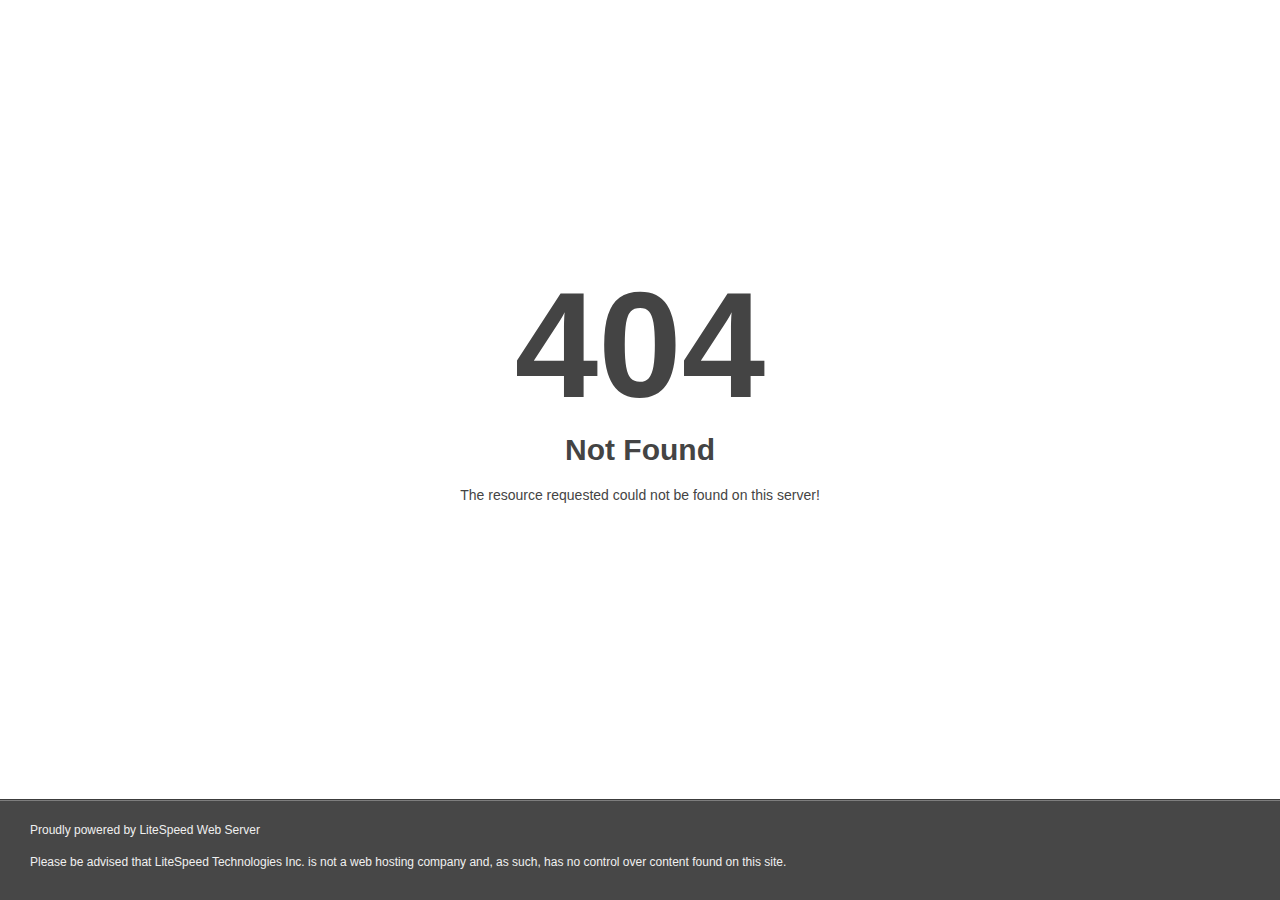
<file: img/preloader.html>
<!DOCTYPE html>
<html style="height:100%">
<head>
<meta name="viewport" content="width=device-width, initial-scale=1, shrink-to-fit=no" />
<title> 404 Not Found
</title><style>@media (prefers-color-scheme:dark){body{background-color:#000!important}}</style></head>
<body style="color: #444; margin:0;font: normal 14px/20px Arial, Helvetica, sans-serif; height:100%; background-color: #fff;">
<div style="height:auto; min-height:100%; ">     <div style="text-align: center; width:800px; margin-left: -400px; position:absolute; top: 30%; left:50%;">
        <h1 style="margin:0; font-size:150px; line-height:150px; font-weight:bold;">404</h1>
<h2 style="margin-top:20px;font-size: 30px;">Not Found
</h2>
<p>The resource requested could not be found on this server!</p>
</div></div><div style="color:#f0f0f0; font-size:12px;margin:auto;padding:0px 30px 0px 30px;position:relative;clear:both;height:100px;margin-top:-101px;background-color:#474747;border-top: 1px solid rgba(0,0,0,0.15);box-shadow: 0 1px 0 rgba(255, 255, 255, 0.3) inset;">
<br>Proudly powered by LiteSpeed Web Server<p>Please be advised that LiteSpeed Technologies Inc. is not a web hosting company and, as such, has no control over content found on this site.</p></div></body></html>
</file>
<file: Portfolio/simple/css/loaders/loader.css>
/*! ------------------------------------------------
 * Project Name: Name: Braxton - Personal Portfolio & Resume HTML Template
 * Project Description: Show yourself brightly with Braxton - unique and creative portfolio and resume template!
 * Tags: mix_design, resume, portfolio, personal page, cv, template, one page, responsive, html5, css3, creative, clean 
 * Version: 1.0.0
 * Build Date: March 2024
 * Last Update: March 2024
 * This product is available exclusively on Themeforest
 * Author: mix_design
 * Author URI: https://themeforest.net/user/mix_design */
/*! File name: loader.css
 * ------------------------------------------------
 *
 * ------------------------------------------------
 * Table of Contents
 * ------------------------------------------------
 *  01. Loader Styles
 * ------------------------------------------------
 * Table of Contents End
 * ------------------------------------------------ */
:root {
  --_size: 1.6rem;
  --_font-default: "Syne", sans-serif;
  --_font-accent: "Syne", sans-serif;
  --_radius-s: 1.5rem;
  --_radius-m: 2.2rem;
  --_radius-l: 3rem;
  --_radius-xl: 3.6rem;
  --_animspeed-fast: 0.1s;
  --_animspeed-medium: 0.3s;
  --_animspeed-slow: 0.6s;
  --_animbezier: cubic-bezier(0.23, 0.65, 0.74, 1.09);
  /* light color scheme */
  --base--light: #e6ebf4;
  --base-tint--light: #ebf0f7;
  --base-shade--light: #bdc1c8;
  --accent--light: #aa70e0;
  --secondary--light: #7059e2;
  --secondary-rgba--light: rgba(112,89,226,0.3);
  --stroke-controls--light: #a8b0c1;
  --stroke-controls-neutral--light: rgba(0,0,0,0.3);
  --stroke-elements--light: #d1d5e0;
  --t-bright--light: #22232c;
  --t-medium--light: #424550;
  --t-muted--light: #666a79;
  --t-accent--light: #8f56cc;
  --t-secondary--light: #5d4ec4;
  --t-disabled--light: #717586;
  --t-placeholder--light: #969bb2;
  --base-opp--light: #111111;
  --t-opp-bright--light: #ebf0f7;
  --t-opp-medium--light: #C7C6D3;
  --t-opp-muted--light: #A1A1AF;
  --gradient-one--light: #CEC4EF;
  --gradient-two--light: #f5c5cd;
  --gradient-three--light: #ac8fe3;
  /* dark color scheme */
  --base--dark: #111111;
  --base-tint--dark: #161616;
  --base-shade--dark: #000000;
  --accent--dark: #E4B8BF;
  --secondary--dark: #CEC4EF;
  --secondary-rgba--dark: rgba(206,196,239,0.2);
  --stroke-controls--dark: #4B4B51;
  --stroke-controls-neutral--dark: rgba(255,255,255,0.3);
  --stroke-elements--dark: #303033;
  --t-bright--dark: #e9e9f1;
  --t-medium--dark: #C7C6D3;
  --t-muted--dark: #A1A1AF;
  --t-accent--dark: #E1BAC5;
  --t-secondary--dark: #CEC4EF;
  --t-disabled--dark: #8B8A91;
  --t-placeholder--dark: #58585E;
  --base-opp--dark: #fafafa;
  --t-opp-bright--dark: #121319;
  --t-opp-medium--dark: #626577;
  --t-opp-muted--dark: #717586;
  --gradient-one--dark: #a287d5;
  --gradient-two--dark: #E4B8BF;
  --gradient-three--dark: #8b6bc5;
  /* permanent colors */
  --per-base: #111111;
  --per-base-tint: #212121;
  --per-stroke-controls: rgba(255,255,255,0.4);
  --t-per-bright-light: #ffffff;
  --t-per-medium-light: #f2f2f2;
  --t-per-muted-light: #C7C6D3;
  --t-per-bright-dark: #27293b;
  --t-per-medium-dark: #626577;
  --t-per-muted-dark: #717586;
}
@media only screen and (min-width: 1600px) {
  :root {
    --_radius-s: 1.7rem;
    --_radius-m: 2.6rem;
  }
}

/* defaults */
@media (prefers-color-scheme: light) {
  :root {
    --base: var(--base--light);
    --base-tint: var(--base-tint--light);
    --base-shade: var(--base-shade--light);
    --accent: var(--accent--light);
    --secondary: var(--secondary--light);
    --secondary-rgba: var(--secondary-rgba--light);
    --stroke-controls: var(--stroke-controls--light);
    --stroke-controls-neutral: var(--stroke-controls-neutral--light);
    --stroke-elements: var(--stroke-elements--light);
    --t-bright: var(--t-bright--light);
    --t-medium: var(--t-medium--light);
    --t-muted: var(--t-muted--light);
    --t-accent: var(--t-accent--light);
    --t-secondary: var(--t-secondary--light);
    --t-disabled: var(--t-disabled--light);
    --t-placeholder: var(--t-placeholder--light);
    --base-opp: var(--base-opp--light);
    --t-opp-bright: var(--t-opp-bright--light);
    --t-opp-medium: var(--t-opp-medium--light);
    --t-opp-muted: var(--t-opp-muted--light);
    --gradient-one: var(--gradient-one--light);
    --gradient-two: var(--gradient-two--light);
    --gradient-three: var(--gradient-three--light);
  }
}
@media (prefers-color-scheme: dark) {
  :root {
    --base: var(--base--dark);
    --base-tint: var(--base-tint--dark);
    --base-shade: var(--base-shade--dark);
    --accent: var(--accent--dark);
    --secondary: var(--secondary--dark);
    --secondary-rgba: var(--secondary-rgba--dark);
    --stroke-controls: var(--stroke-controls--dark);
    --stroke-controls-neutral: var(--stroke-controls-neutral--dark);
    --stroke-elements: var(--stroke-elements--dark);
    --t-bright: var(--t-bright--dark);
    --t-medium: var(--t-medium--dark);
    --t-muted: var(--t-muted--dark);
    --t-accent: var(--t-accent--dark);
    --t-secondary: var(--t-secondary--dark);
    --t-disabled: var(--t-disabled--dark);
    --t-placeholder: var(--t-placeholder--dark);
    --base-opp: var(--base-opp--dark);
    --t-opp-bright: var(--t-opp-bright--dark);
    --t-opp-medium: var(--t-opp-medium--dark);
    --t-opp-muted: var(--t-opp-muted--dark);
    --gradient-one: var(--gradient-one--dark);
    --gradient-two: var(--gradient-two--dark);
    --gradient-three: var(--gradient-three--dark);
  }
}
[color-scheme=light] {
  --base: var(--base--light);
  --base-tint: var(--base-tint--light);
  --base-shade: var(--base-shade--light);
  --accent: var(--accent--light);
  --secondary: var(--secondary--light);
  --secondary-rgba: var(--secondary-rgba--light);
  --stroke-controls: var(--stroke-controls--light);
  --stroke-controls-neutral: var(--stroke-controls-neutral--light);
  --stroke-elements: var(--stroke-elements--light);
  --t-bright: var(--t-bright--light);
  --t-medium: var(--t-medium--light);
  --t-muted: var(--t-muted--light);
  --t-accent: var(--t-accent--light);
  --t-secondary: var(--t-secondary--light);
  --t-disabled: var(--t-disabled--light);
  --t-placeholder: var(--t-placeholder--light);
  --base-opp: var(--base-opp--light);
  --t-opp-bright: var(--t-opp-bright--light);
  --t-opp-medium: var(--t-opp-medium--light);
  --t-opp-muted: var(--t-opp-muted--light);
  --gradient-one: var(--gradient-one--light);
  --gradient-two: var(--gradient-two--light);
  --gradient-three: var(--gradient-three--light);
}

[color-scheme=dark] {
  --base: var(--base--dark);
  --base-tint: var(--base-tint--dark);
  --base-shade: var(--base-shade--dark);
  --accent: var(--accent--dark);
  --secondary: var(--secondary--dark);
  --secondary-rgba: var(--secondary-rgba--dark);
  --stroke-controls: var(--stroke-controls--dark);
  --stroke-controls-neutral: var(--stroke-controls-neutral--dark);
  --stroke-elements: var(--stroke-elements--dark);
  --t-bright: var(--t-bright--dark);
  --t-medium: var(--t-medium--dark);
  --t-muted: var(--t-muted--dark);
  --t-accent: var(--t-accent--dark);
  --t-secondary: var(--t-secondary--dark);
  --t-disabled: var(--t-disabled--dark);
  --t-placeholder: var(--t-placeholder--dark);
  --base-opp: var(--base-opp--dark);
  --t-opp-bright: var(--t-opp-bright--dark);
  --t-opp-medium: var(--t-opp-medium--dark);
  --t-opp-muted: var(--t-opp-muted--dark);
  --gradient-one: var(--gradient-one--dark);
  --gradient-two: var(--gradient-two--dark);
  --gradient-three: var(--gradient-three--dark);
}

/* ------------------------------------------------*/
/* Loader Styles Start */
/* ------------------------------------------------*/
.loader {
  position: fixed;
  top: 0;
  right: 0;
  bottom: 0;
  left: 0;
  z-index: 9999;
  background-color: var(--base-tint);
  opacity: 1;
  visibility: visible;
  -webkit-transition: all var(--_animspeed-slow) ease-in-out;
  -moz-transition: all var(--_animspeed-slow) ease-in-out;
  transition: all var(--_animspeed-slow) ease-in-out;
}
.loader.loaded {
  background-color: var(--base);
  opacity: 0;
  visibility: hidden;
}

.loader__content {
  position: absolute;
  left: 50%;
  top: 50%;
  bottom: auto;
  right: auto;
  -webkit-transform: translateX(-50%) translateY(-50%);
     -moz-transform: translateX(-50%) translateY(-50%);
      -ms-transform: translateX(-50%) translateY(-50%);
          transform: translateX(-50%) translateY(-50%);
  width: 40px;
  height: 60px;
  -webkit-transition: opacity var(--_animspeed-medium) ease-in-out;
  -moz-transition: opacity var(--_animspeed-medium) ease-in-out;
  transition: opacity var(--_animspeed-medium) ease-in-out;
  opacity: 1;
}
.loader__content.fade-out {
  opacity: 0;
}

.loader__box {
  width: 40px;
  height: 40px;
  background: var(--accent);
  background: -moz-linear-gradient(315deg, var(--accent) 0%, var(--secondary) 100%);
  background: linear-gradient(135deg, var(--accent) 0%, var(--secondary) 100%);
  -webkit-animation: jump 0.5s linear infinite;
     -moz-animation: jump 0.5s linear infinite;
          animation: jump 0.5s linear infinite;
  -moz-border-radius: 10px;
       border-radius: 10px;
}

@-webkit-keyframes jump {
  17% {
    border-bottom-right-radius: 10px;
  }
  25% {
    -webkit-transform: translateY(9px) rotate(22.5deg);
            transform: translateY(9px) rotate(22.5deg);
  }
  50% {
    -webkit-transform: translateY(18px) scale(1, 0.9) rotate(45deg);
            transform: translateY(18px) scale(1, 0.9) rotate(45deg);
    border-bottom-right-radius: 40px;
  }
  75% {
    -webkit-transform: translateY(9px) rotate(67.5deg);
            transform: translateY(9px) rotate(67.5deg);
  }
  100% {
    -webkit-transform: translateY(0) rotate(90deg);
            transform: translateY(0) rotate(90deg);
  }
}

@-moz-keyframes jump {
  17% {
    -moz-border-radius-bottomright: 10px;
         border-bottom-right-radius: 10px;
  }
  25% {
    -moz-transform: translateY(9px) rotate(22.5deg);
         transform: translateY(9px) rotate(22.5deg);
  }
  50% {
    -moz-transform: translateY(18px) scale(1, 0.9) rotate(45deg);
         transform: translateY(18px) scale(1, 0.9) rotate(45deg);
    -moz-border-radius-bottomright: 40px;
         border-bottom-right-radius: 40px;
  }
  75% {
    -moz-transform: translateY(9px) rotate(67.5deg);
         transform: translateY(9px) rotate(67.5deg);
  }
  100% {
    -moz-transform: translateY(0) rotate(90deg);
         transform: translateY(0) rotate(90deg);
  }
}

@keyframes jump {
  17% {
    -moz-border-radius-bottomright: 10px;
         border-bottom-right-radius: 10px;
  }
  25% {
    -webkit-transform: translateY(9px) rotate(22.5deg);
       -moz-transform: translateY(9px) rotate(22.5deg);
            transform: translateY(9px) rotate(22.5deg);
  }
  50% {
    -webkit-transform: translateY(18px) scale(1, 0.9) rotate(45deg);
       -moz-transform: translateY(18px) scale(1, 0.9) rotate(45deg);
            transform: translateY(18px) scale(1, 0.9) rotate(45deg);
    -moz-border-radius-bottomright: 40px;
         border-bottom-right-radius: 40px;
  }
  75% {
    -webkit-transform: translateY(9px) rotate(67.5deg);
       -moz-transform: translateY(9px) rotate(67.5deg);
            transform: translateY(9px) rotate(67.5deg);
  }
  100% {
    -webkit-transform: translateY(0) rotate(90deg);
       -moz-transform: translateY(0) rotate(90deg);
            transform: translateY(0) rotate(90deg);
  }
}
.loader__shadow {
  width: 40px;
  height: 5px;
  background-color: var(--base-shade);
  position: absolute;
  top: 49px;
  left: 0;
  -moz-border-radius: 50%;
       border-radius: 50%;
  -webkit-animation: shadow 0.5s linear infinite;
     -moz-animation: shadow 0.5s linear infinite;
          animation: shadow 0.5s linear infinite;
}

@-webkit-keyframes shadow {
  50% {
    -webkit-transform: scale(1.2, 1);
            transform: scale(1.2, 1);
  }
}

@-moz-keyframes shadow {
  50% {
    -moz-transform: scale(1.2, 1);
         transform: scale(1.2, 1);
  }
}

@keyframes shadow {
  50% {
    -webkit-transform: scale(1.2, 1);
       -moz-transform: scale(1.2, 1);
            transform: scale(1.2, 1);
  }
}
/* ------------------------------------------------*/
/* Loader Styles End */
/* ------------------------------------------------*/
</file>
